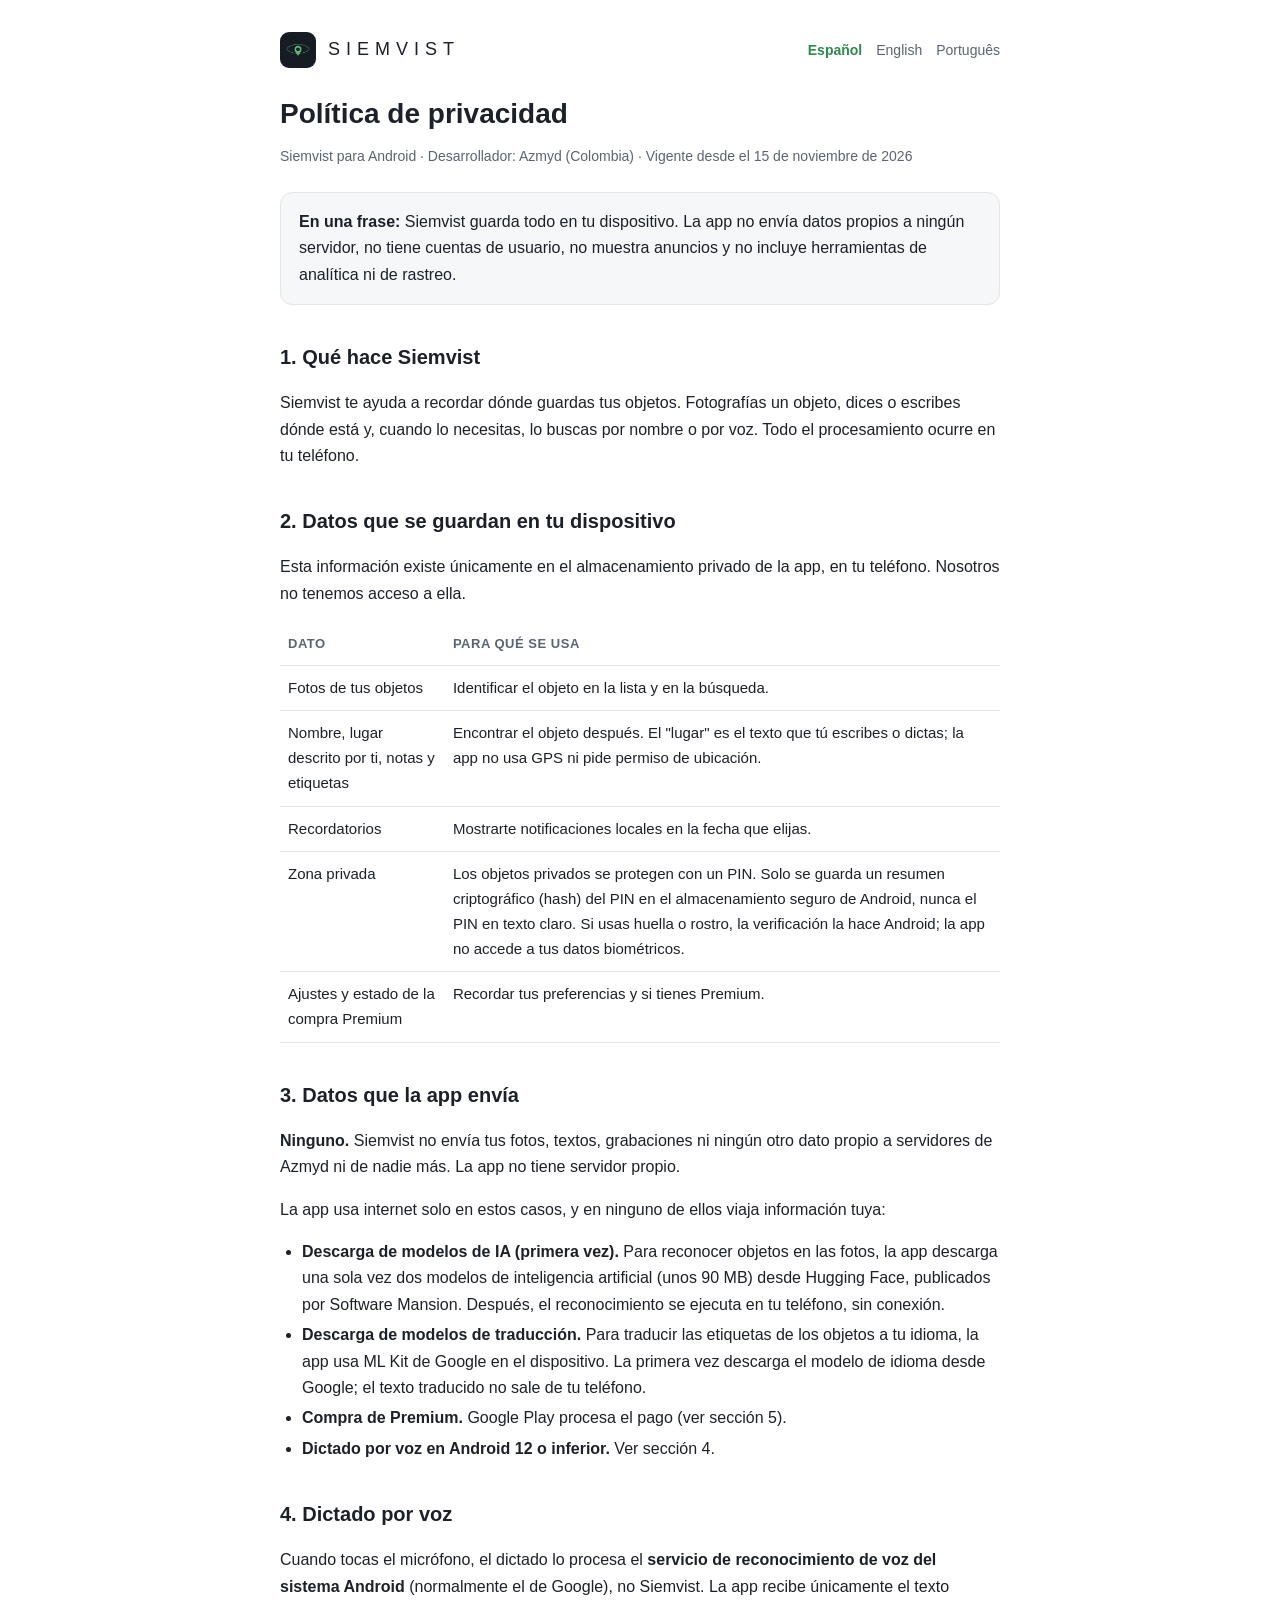
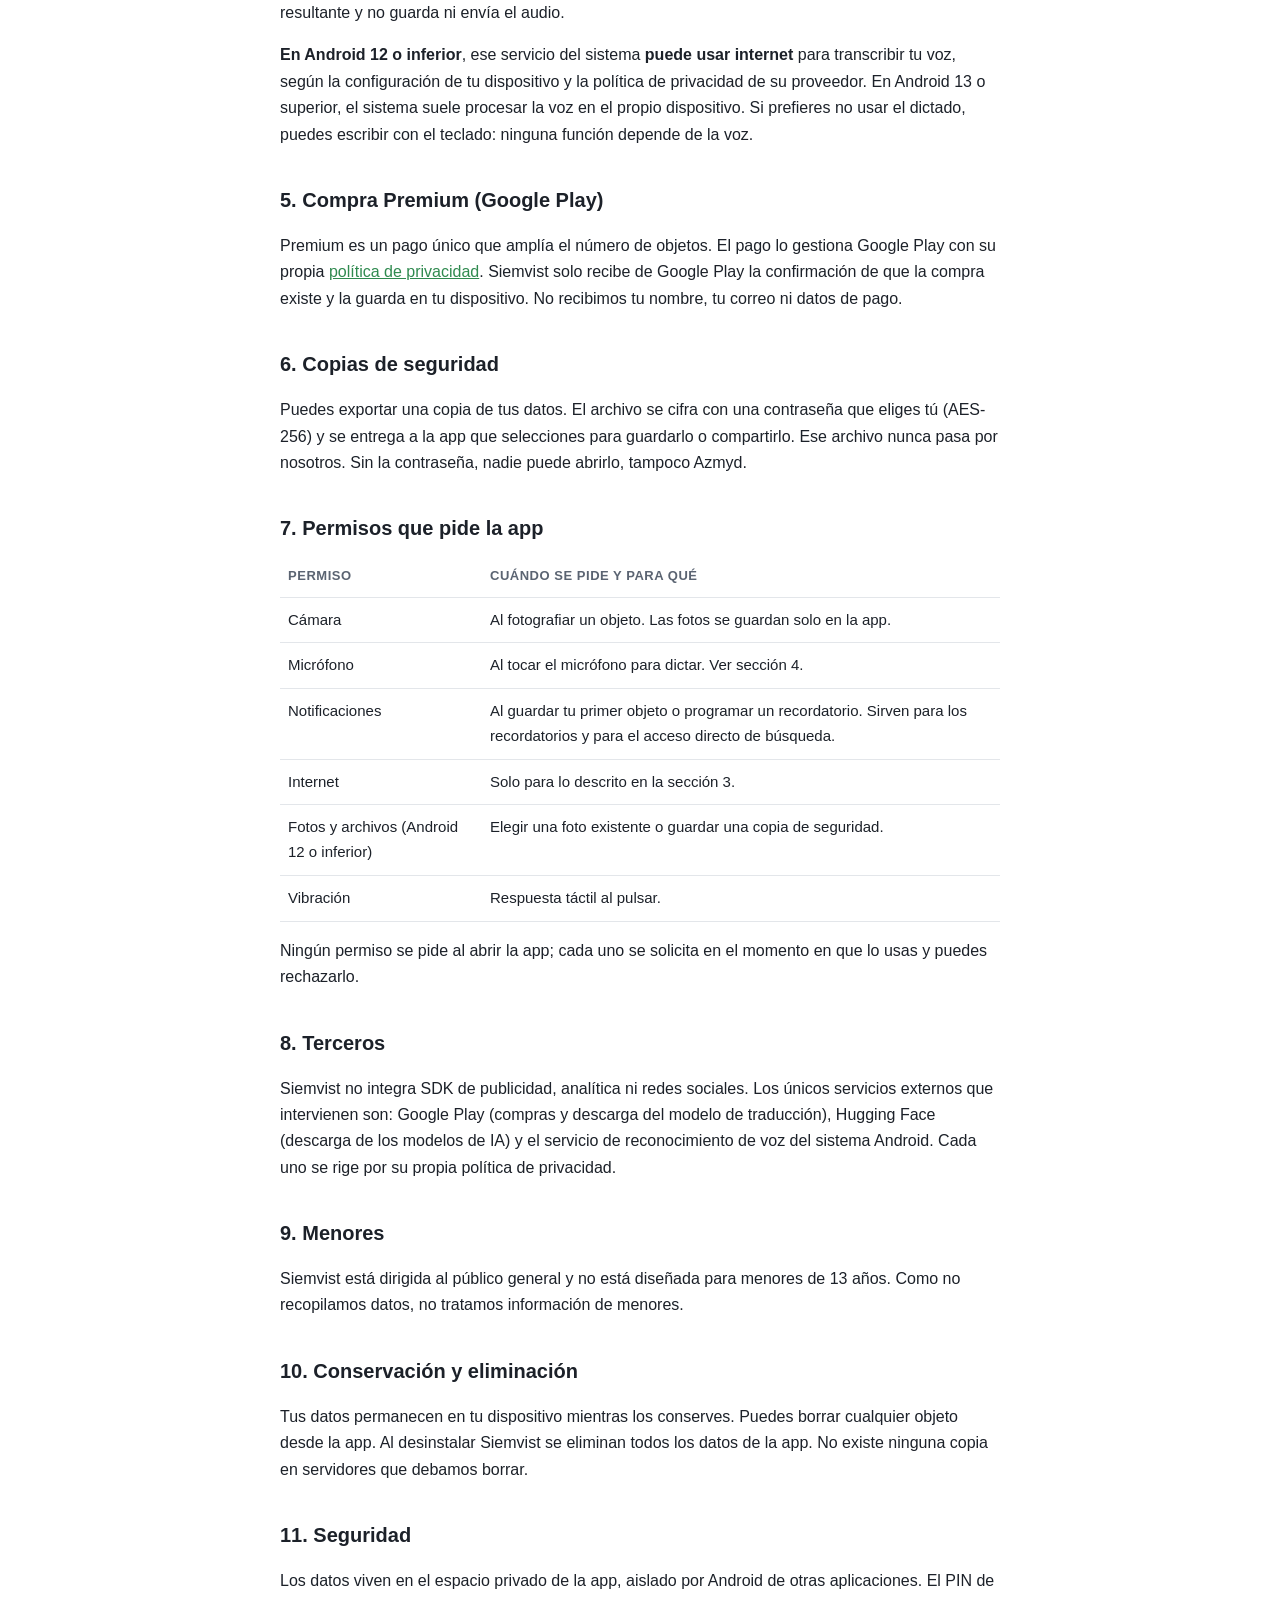
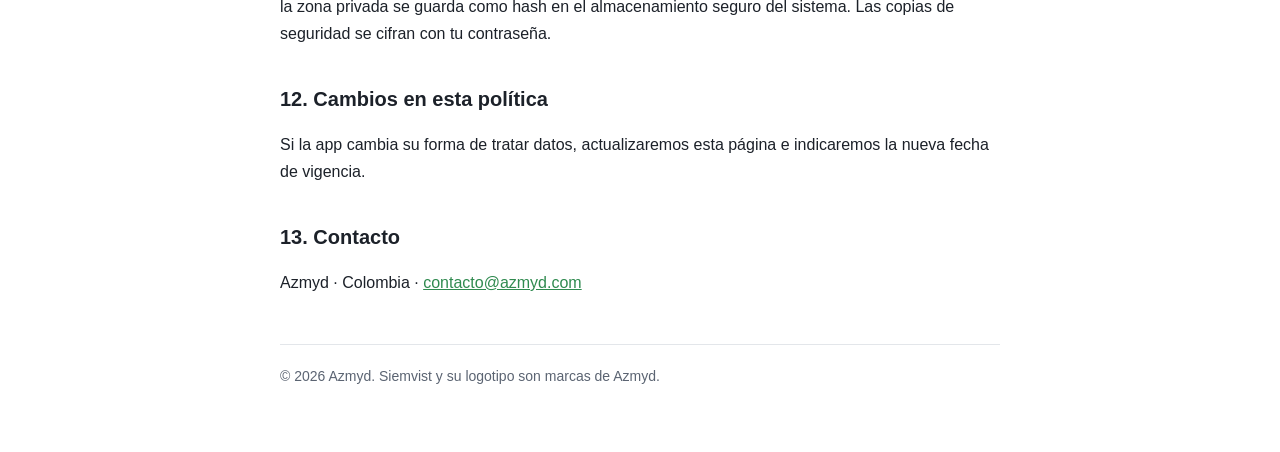
<file: index.html>
<!doctype html>
<html lang="es">
<head>
<meta charset="utf-8">
<meta name="viewport" content="width=device-width,initial-scale=1">
<title>Política de privacidad — Siemvist</title>
<meta name="description" content="Política de privacidad de la app Siemvist. Siemvist no recopila ni envía datos personales a ningún servidor.">
<link rel="stylesheet" href="style.css">
<link rel="icon" href="icon.png">
</head>
<body>
<main>
<header>
  <a class="brand" href="./"><img src="icon.png" width="36" height="36" alt=""><span>SIEMVIST</span></a>
  <nav><a href="./" aria-current="page">Español</a><a href="en.html">English</a><a href="pt.html">Português</a></nav>
</header>

<h1>Política de privacidad</h1>
<p class="meta">Siemvist para Android · Desarrollador: Azmyd (Colombia) · Vigente desde el 15 de noviembre de 2026</p>

<p class="summary"><strong>En una frase:</strong> Siemvist guarda todo en tu dispositivo. La app no envía datos propios a ningún servidor, no tiene cuentas de usuario, no muestra anuncios y no incluye herramientas de analítica ni de rastreo.</p>

<h2>1. Qué hace Siemvist</h2>
<p>Siemvist te ayuda a recordar dónde guardas tus objetos. Fotografías un objeto, dices o escribes dónde está y, cuando lo necesitas, lo buscas por nombre o por voz. Todo el procesamiento ocurre en tu teléfono.</p>

<h2>2. Datos que se guardan en tu dispositivo</h2>
<p>Esta información existe únicamente en el almacenamiento privado de la app, en tu teléfono. Nosotros no tenemos acceso a ella.</p>
<table>
<tr><th>Dato</th><th>Para qué se usa</th></tr>
<tr><td>Fotos de tus objetos</td><td>Identificar el objeto en la lista y en la búsqueda.</td></tr>
<tr><td>Nombre, lugar descrito por ti, notas y etiquetas</td><td>Encontrar el objeto después. El "lugar" es el texto que tú escribes o dictas; la app no usa GPS ni pide permiso de ubicación.</td></tr>
<tr><td>Recordatorios</td><td>Mostrarte notificaciones locales en la fecha que elijas.</td></tr>
<tr><td>Zona privada</td><td>Los objetos privados se protegen con un PIN. Solo se guarda un resumen criptográfico (hash) del PIN en el almacenamiento seguro de Android, nunca el PIN en texto claro. Si usas huella o rostro, la verificación la hace Android; la app no accede a tus datos biométricos.</td></tr>
<tr><td>Ajustes y estado de la compra Premium</td><td>Recordar tus preferencias y si tienes Premium.</td></tr>
</table>

<h2>3. Datos que la app envía</h2>
<p><strong>Ninguno.</strong> Siemvist no envía tus fotos, textos, grabaciones ni ningún otro dato propio a servidores de Azmyd ni de nadie más. La app no tiene servidor propio.</p>
<p>La app usa internet solo en estos casos, y en ninguno de ellos viaja información tuya:</p>
<ul>
<li><strong>Descarga de modelos de IA (primera vez).</strong> Para reconocer objetos en las fotos, la app descarga una sola vez dos modelos de inteligencia artificial (unos 90 MB) desde Hugging Face, publicados por Software Mansion. Después, el reconocimiento se ejecuta en tu teléfono, sin conexión.</li>
<li><strong>Descarga de modelos de traducción.</strong> Para traducir las etiquetas de los objetos a tu idioma, la app usa ML Kit de Google en el dispositivo. La primera vez descarga el modelo de idioma desde Google; el texto traducido no sale de tu teléfono.</li>
<li><strong>Compra de Premium.</strong> Google Play procesa el pago (ver sección 5).</li>
<li><strong>Dictado por voz en Android 12 o inferior.</strong> Ver sección 4.</li>
</ul>

<h2>4. Dictado por voz</h2>
<p>Cuando tocas el micrófono, el dictado lo procesa el <strong>servicio de reconocimiento de voz del sistema Android</strong> (normalmente el de Google), no Siemvist. La app recibe únicamente el texto resultante y no guarda ni envía el audio.</p>
<p><strong>En Android 12 o inferior</strong>, ese servicio del sistema <strong>puede usar internet</strong> para transcribir tu voz, según la configuración de tu dispositivo y la política de privacidad de su proveedor. En Android 13 o superior, el sistema suele procesar la voz en el propio dispositivo. Si prefieres no usar el dictado, puedes escribir con el teclado: ninguna función depende de la voz.</p>

<h2>5. Compra Premium (Google Play)</h2>
<p>Premium es un pago único que amplía el número de objetos. El pago lo gestiona Google Play con su propia <a href="https://policies.google.com/privacy" rel="noopener">política de privacidad</a>. Siemvist solo recibe de Google Play la confirmación de que la compra existe y la guarda en tu dispositivo. No recibimos tu nombre, tu correo ni datos de pago.</p>

<h2>6. Copias de seguridad</h2>
<p>Puedes exportar una copia de tus datos. El archivo se cifra con una contraseña que eliges tú (AES-256) y se entrega a la app que selecciones para guardarlo o compartirlo. Ese archivo nunca pasa por nosotros. Sin la contraseña, nadie puede abrirlo, tampoco Azmyd.</p>

<h2>7. Permisos que pide la app</h2>
<table>
<tr><th>Permiso</th><th>Cuándo se pide y para qué</th></tr>
<tr><td>Cámara</td><td>Al fotografiar un objeto. Las fotos se guardan solo en la app.</td></tr>
<tr><td>Micrófono</td><td>Al tocar el micrófono para dictar. Ver sección 4.</td></tr>
<tr><td>Notificaciones</td><td>Al guardar tu primer objeto o programar un recordatorio. Sirven para los recordatorios y para el acceso directo de búsqueda.</td></tr>
<tr><td>Internet</td><td>Solo para lo descrito en la sección 3.</td></tr>
<tr><td>Fotos y archivos (Android 12 o inferior)</td><td>Elegir una foto existente o guardar una copia de seguridad.</td></tr>
<tr><td>Vibración</td><td>Respuesta táctil al pulsar.</td></tr>
</table>
<p>Ningún permiso se pide al abrir la app; cada uno se solicita en el momento en que lo usas y puedes rechazarlo.</p>

<h2>8. Terceros</h2>
<p>Siemvist no integra SDK de publicidad, analítica ni redes sociales. Los únicos servicios externos que intervienen son: Google Play (compras y descarga del modelo de traducción), Hugging Face (descarga de los modelos de IA) y el servicio de reconocimiento de voz del sistema Android. Cada uno se rige por su propia política de privacidad.</p>

<h2>9. Menores</h2>
<p>Siemvist está dirigida al público general y no está diseñada para menores de 13 años. Como no recopilamos datos, no tratamos información de menores.</p>

<h2>10. Conservación y eliminación</h2>
<p>Tus datos permanecen en tu dispositivo mientras los conserves. Puedes borrar cualquier objeto desde la app. Al desinstalar Siemvist se eliminan todos los datos de la app. No existe ninguna copia en servidores que debamos borrar.</p>

<h2>11. Seguridad</h2>
<p>Los datos viven en el espacio privado de la app, aislado por Android de otras aplicaciones. El PIN de la zona privada se guarda como hash en el almacenamiento seguro del sistema. Las copias de seguridad se cifran con tu contraseña.</p>

<h2>12. Cambios en esta política</h2>
<p>Si la app cambia su forma de tratar datos, actualizaremos esta página e indicaremos la nueva fecha de vigencia.</p>

<h2>13. Contacto</h2>
<p>Azmyd · Colombia · <a href="mailto:contacto@azmyd.com">contacto@azmyd.com</a></p>

<footer>© 2026 Azmyd. Siemvist y su logotipo son marcas de Azmyd.</footer>
</main>
</body>
</html>
</file>
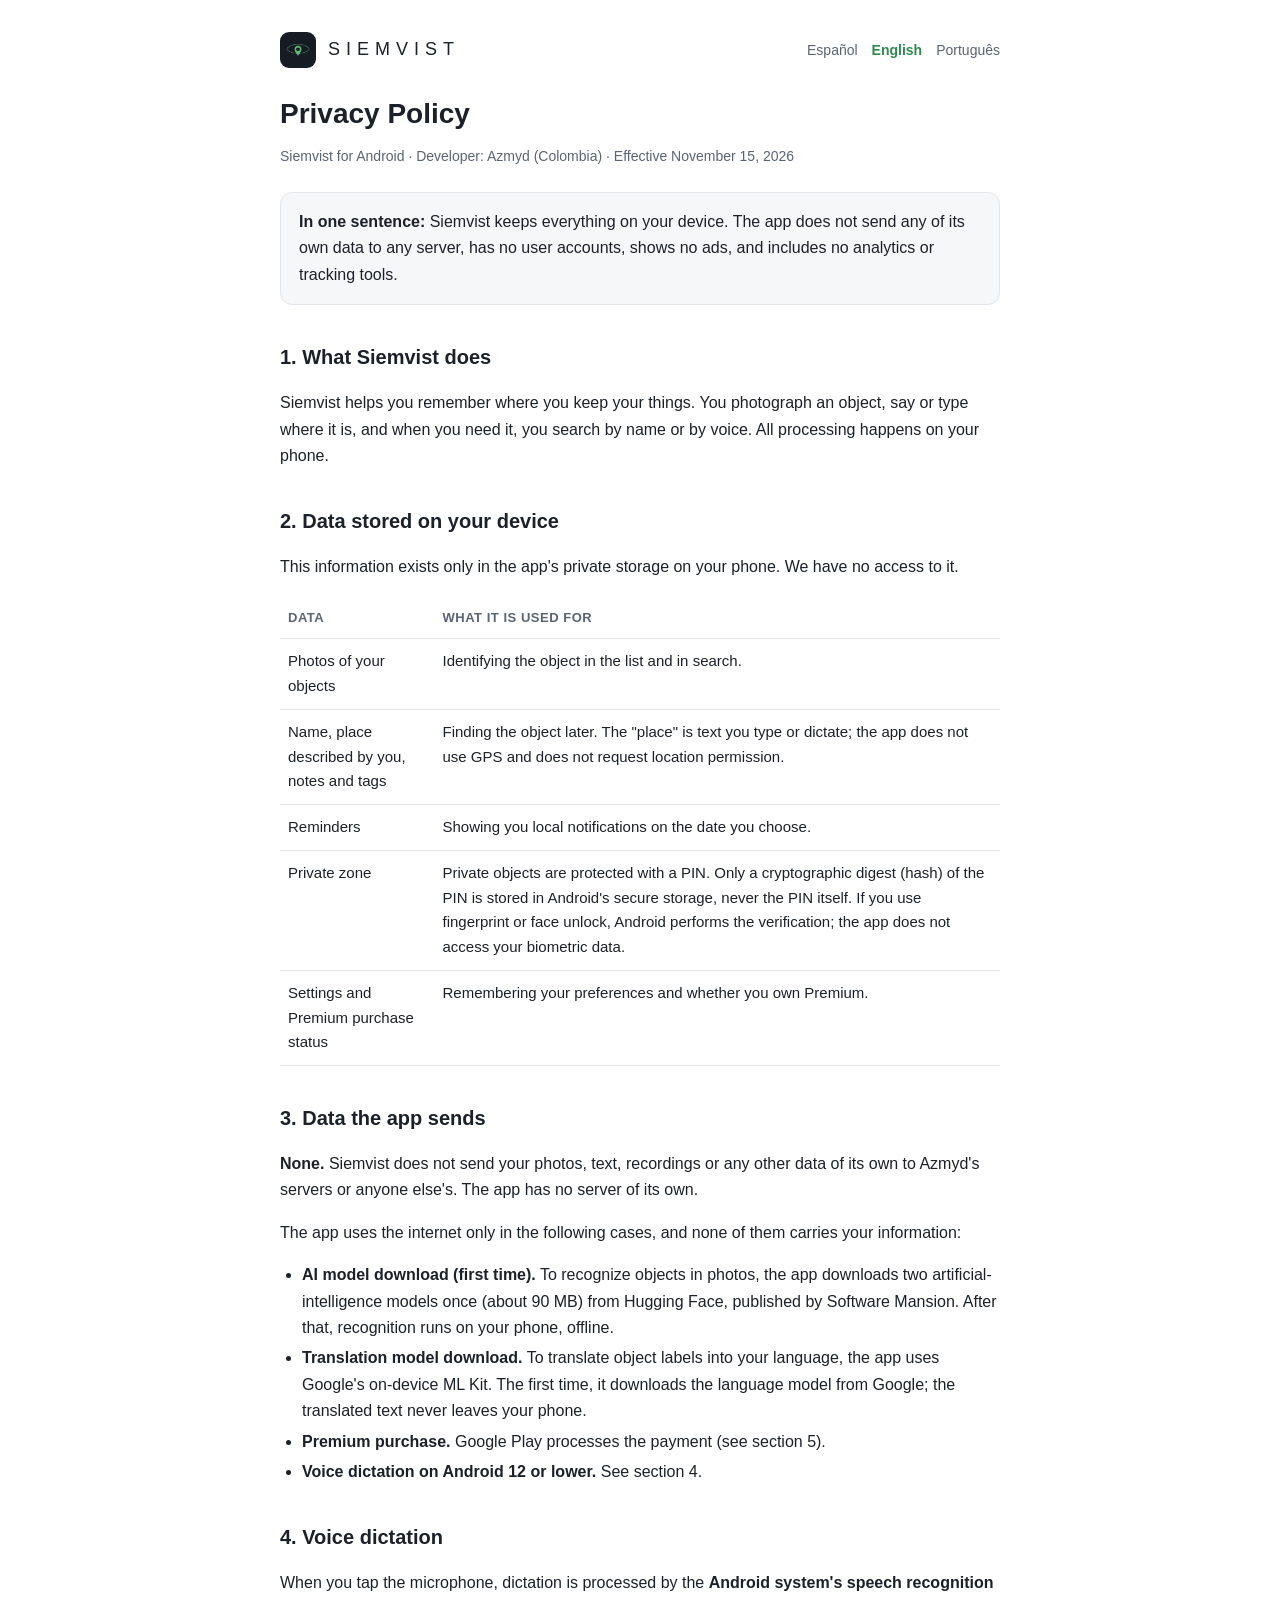
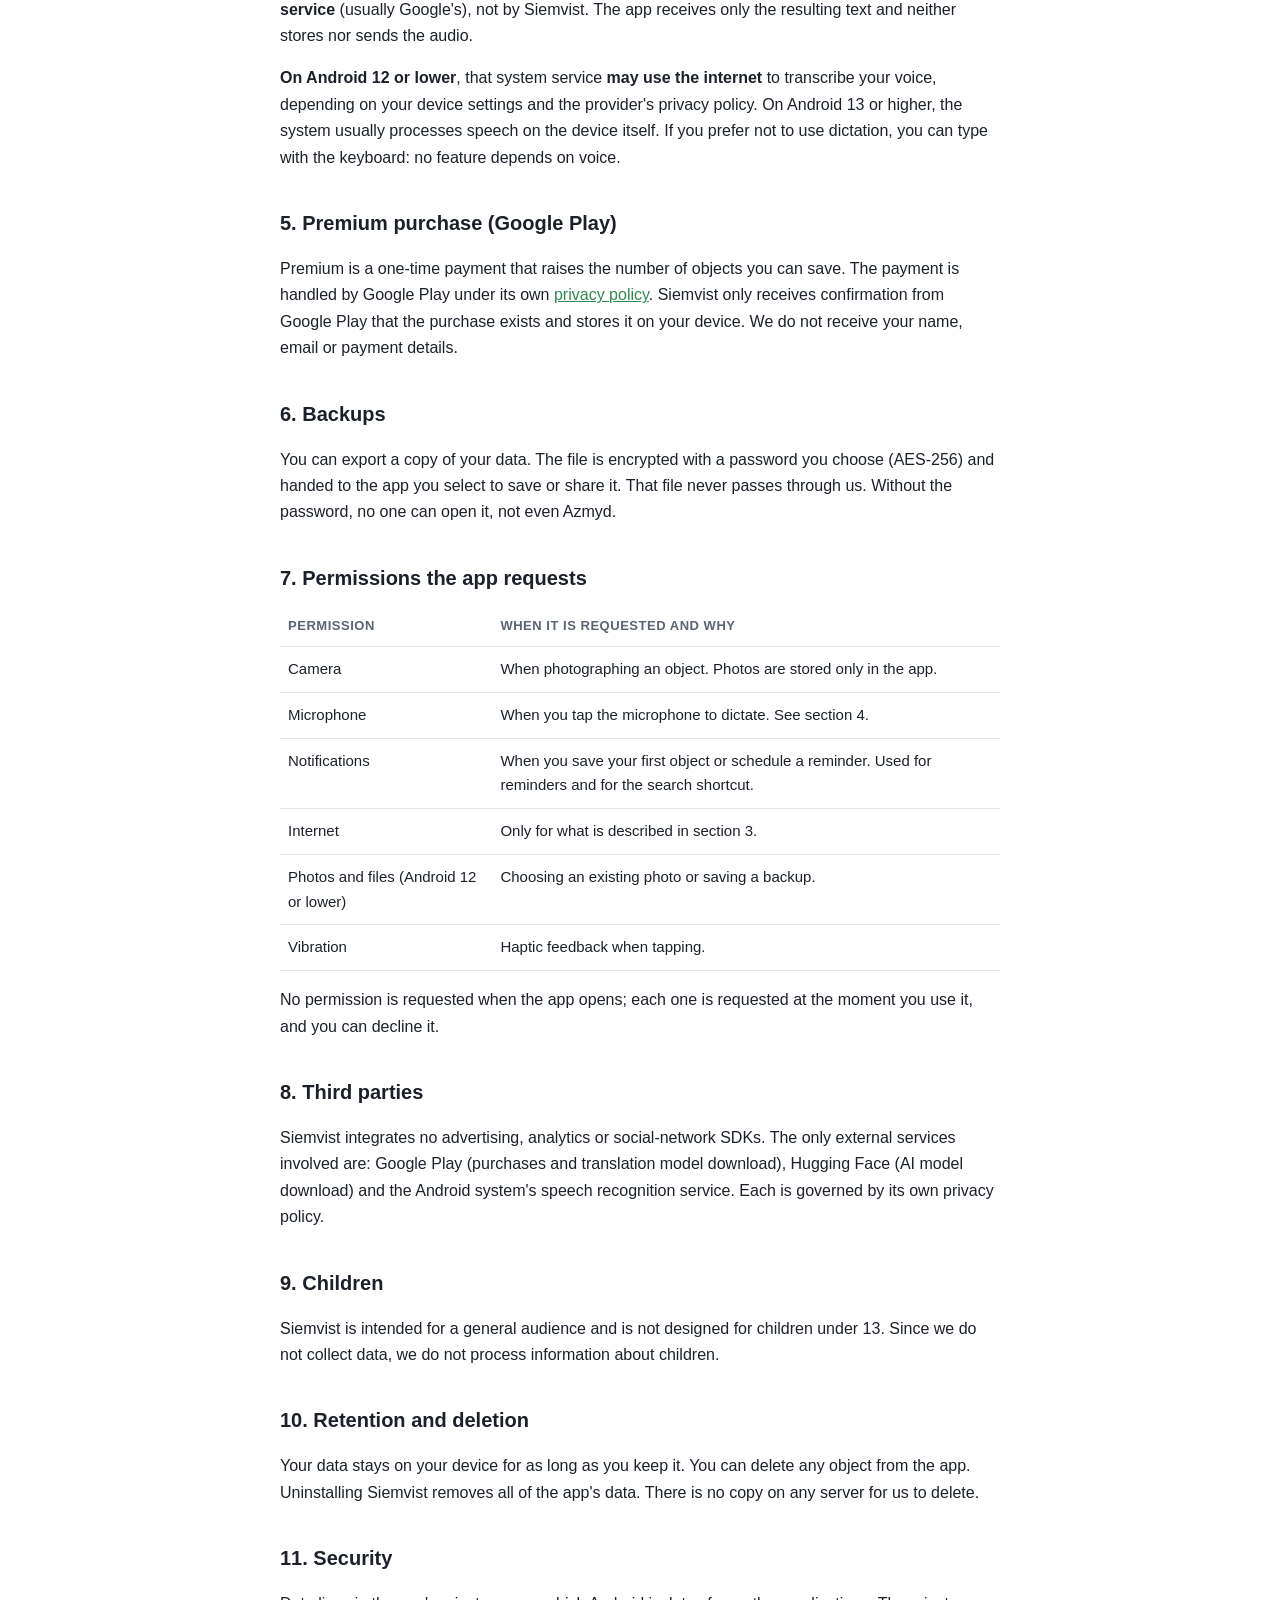
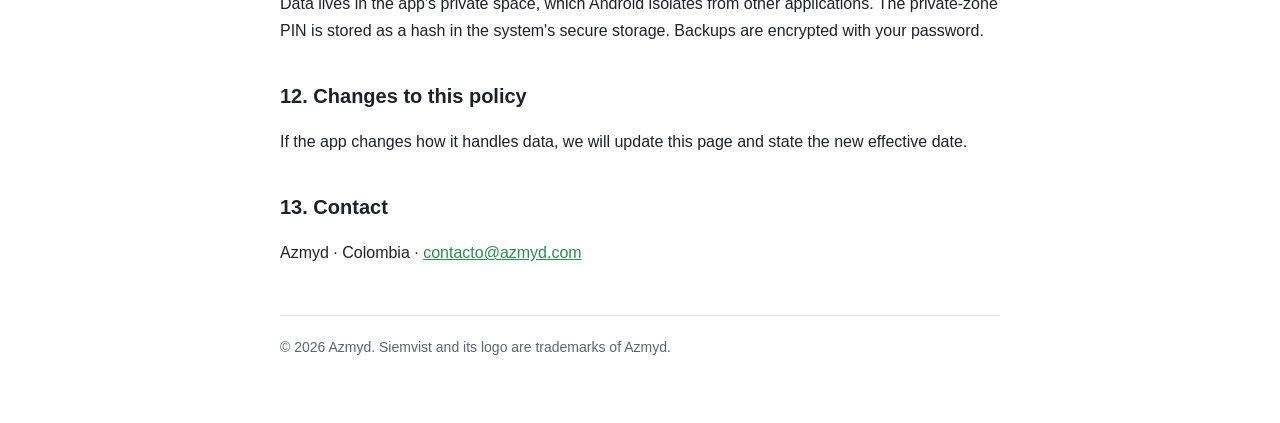
<file: en.html>
<!doctype html>
<html lang="en">
<head>
<meta charset="utf-8">
<meta name="viewport" content="width=device-width,initial-scale=1">
<title>Privacy Policy — Siemvist</title>
<meta name="description" content="Privacy policy of the Siemvist app. Siemvist does not collect or send personal data to any server.">
<link rel="stylesheet" href="style.css">
<link rel="icon" href="icon.png">
</head>
<body>
<main>
<header>
  <a class="brand" href="./"><img src="icon.png" width="36" height="36" alt=""><span>SIEMVIST</span></a>
  <nav><a href="./">Español</a><a href="en.html" aria-current="page">English</a><a href="pt.html">Português</a></nav>
</header>

<h1>Privacy Policy</h1>
<p class="meta">Siemvist for Android · Developer: Azmyd (Colombia) · Effective November 15, 2026</p>

<p class="summary"><strong>In one sentence:</strong> Siemvist keeps everything on your device. The app does not send any of its own data to any server, has no user accounts, shows no ads, and includes no analytics or tracking tools.</p>

<h2>1. What Siemvist does</h2>
<p>Siemvist helps you remember where you keep your things. You photograph an object, say or type where it is, and when you need it, you search by name or by voice. All processing happens on your phone.</p>

<h2>2. Data stored on your device</h2>
<p>This information exists only in the app's private storage on your phone. We have no access to it.</p>
<table>
<tr><th>Data</th><th>What it is used for</th></tr>
<tr><td>Photos of your objects</td><td>Identifying the object in the list and in search.</td></tr>
<tr><td>Name, place described by you, notes and tags</td><td>Finding the object later. The "place" is text you type or dictate; the app does not use GPS and does not request location permission.</td></tr>
<tr><td>Reminders</td><td>Showing you local notifications on the date you choose.</td></tr>
<tr><td>Private zone</td><td>Private objects are protected with a PIN. Only a cryptographic digest (hash) of the PIN is stored in Android's secure storage, never the PIN itself. If you use fingerprint or face unlock, Android performs the verification; the app does not access your biometric data.</td></tr>
<tr><td>Settings and Premium purchase status</td><td>Remembering your preferences and whether you own Premium.</td></tr>
</table>

<h2>3. Data the app sends</h2>
<p><strong>None.</strong> Siemvist does not send your photos, text, recordings or any other data of its own to Azmyd's servers or anyone else's. The app has no server of its own.</p>
<p>The app uses the internet only in the following cases, and none of them carries your information:</p>
<ul>
<li><strong>AI model download (first time).</strong> To recognize objects in photos, the app downloads two artificial-intelligence models once (about 90 MB) from Hugging Face, published by Software Mansion. After that, recognition runs on your phone, offline.</li>
<li><strong>Translation model download.</strong> To translate object labels into your language, the app uses Google's on-device ML Kit. The first time, it downloads the language model from Google; the translated text never leaves your phone.</li>
<li><strong>Premium purchase.</strong> Google Play processes the payment (see section 5).</li>
<li><strong>Voice dictation on Android 12 or lower.</strong> See section 4.</li>
</ul>

<h2>4. Voice dictation</h2>
<p>When you tap the microphone, dictation is processed by the <strong>Android system's speech recognition service</strong> (usually Google's), not by Siemvist. The app receives only the resulting text and neither stores nor sends the audio.</p>
<p><strong>On Android 12 or lower</strong>, that system service <strong>may use the internet</strong> to transcribe your voice, depending on your device settings and the provider's privacy policy. On Android 13 or higher, the system usually processes speech on the device itself. If you prefer not to use dictation, you can type with the keyboard: no feature depends on voice.</p>

<h2>5. Premium purchase (Google Play)</h2>
<p>Premium is a one-time payment that raises the number of objects you can save. The payment is handled by Google Play under its own <a href="https://policies.google.com/privacy" rel="noopener">privacy policy</a>. Siemvist only receives confirmation from Google Play that the purchase exists and stores it on your device. We do not receive your name, email or payment details.</p>

<h2>6. Backups</h2>
<p>You can export a copy of your data. The file is encrypted with a password you choose (AES-256) and handed to the app you select to save or share it. That file never passes through us. Without the password, no one can open it, not even Azmyd.</p>

<h2>7. Permissions the app requests</h2>
<table>
<tr><th>Permission</th><th>When it is requested and why</th></tr>
<tr><td>Camera</td><td>When photographing an object. Photos are stored only in the app.</td></tr>
<tr><td>Microphone</td><td>When you tap the microphone to dictate. See section 4.</td></tr>
<tr><td>Notifications</td><td>When you save your first object or schedule a reminder. Used for reminders and for the search shortcut.</td></tr>
<tr><td>Internet</td><td>Only for what is described in section 3.</td></tr>
<tr><td>Photos and files (Android 12 or lower)</td><td>Choosing an existing photo or saving a backup.</td></tr>
<tr><td>Vibration</td><td>Haptic feedback when tapping.</td></tr>
</table>
<p>No permission is requested when the app opens; each one is requested at the moment you use it, and you can decline it.</p>

<h2>8. Third parties</h2>
<p>Siemvist integrates no advertising, analytics or social-network SDKs. The only external services involved are: Google Play (purchases and translation model download), Hugging Face (AI model download) and the Android system's speech recognition service. Each is governed by its own privacy policy.</p>

<h2>9. Children</h2>
<p>Siemvist is intended for a general audience and is not designed for children under 13. Since we do not collect data, we do not process information about children.</p>

<h2>10. Retention and deletion</h2>
<p>Your data stays on your device for as long as you keep it. You can delete any object from the app. Uninstalling Siemvist removes all of the app's data. There is no copy on any server for us to delete.</p>

<h2>11. Security</h2>
<p>Data lives in the app's private space, which Android isolates from other applications. The private-zone PIN is stored as a hash in the system's secure storage. Backups are encrypted with your password.</p>

<h2>12. Changes to this policy</h2>
<p>If the app changes how it handles data, we will update this page and state the new effective date.</p>

<h2>13. Contact</h2>
<p>Azmyd · Colombia · <a href="mailto:contacto@azmyd.com">contacto@azmyd.com</a></p>

<footer>© 2026 Azmyd. Siemvist and its logo are trademarks of Azmyd.</footer>
</main>
</body>
</html>
</file>
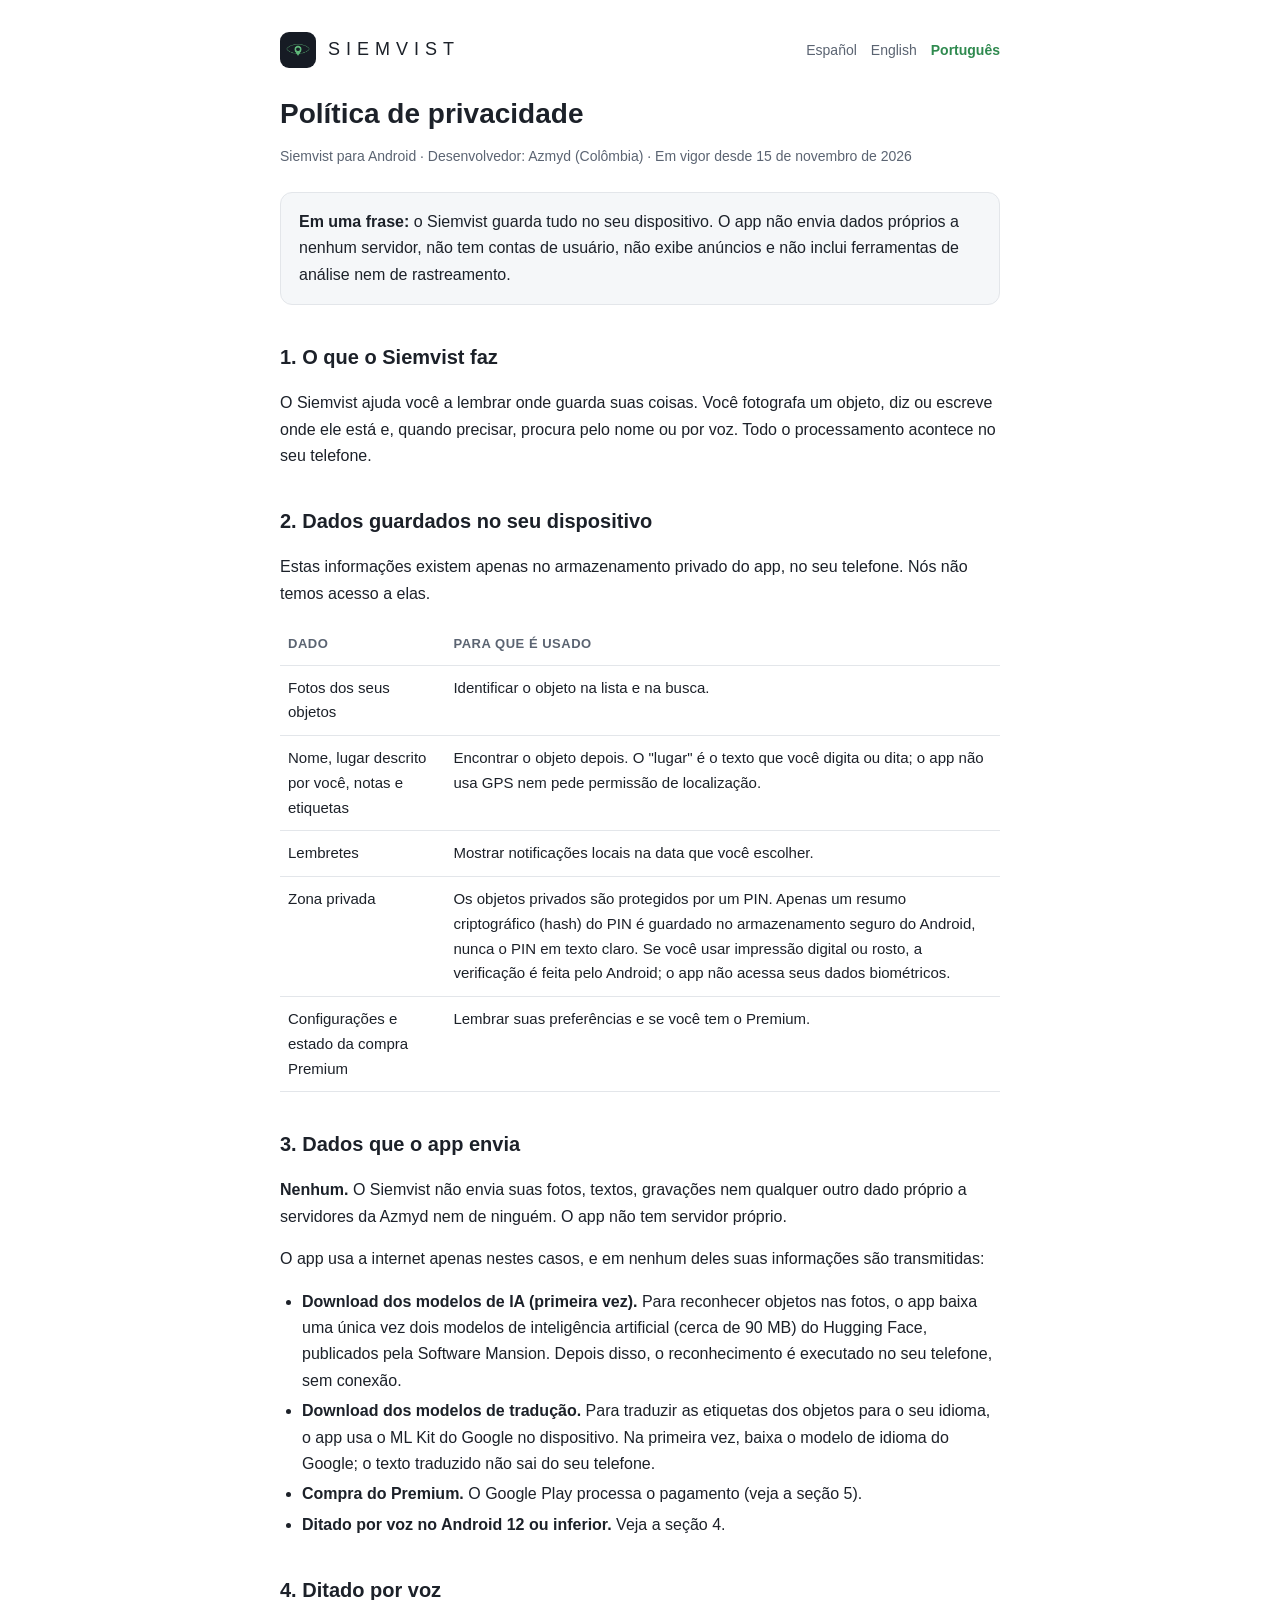
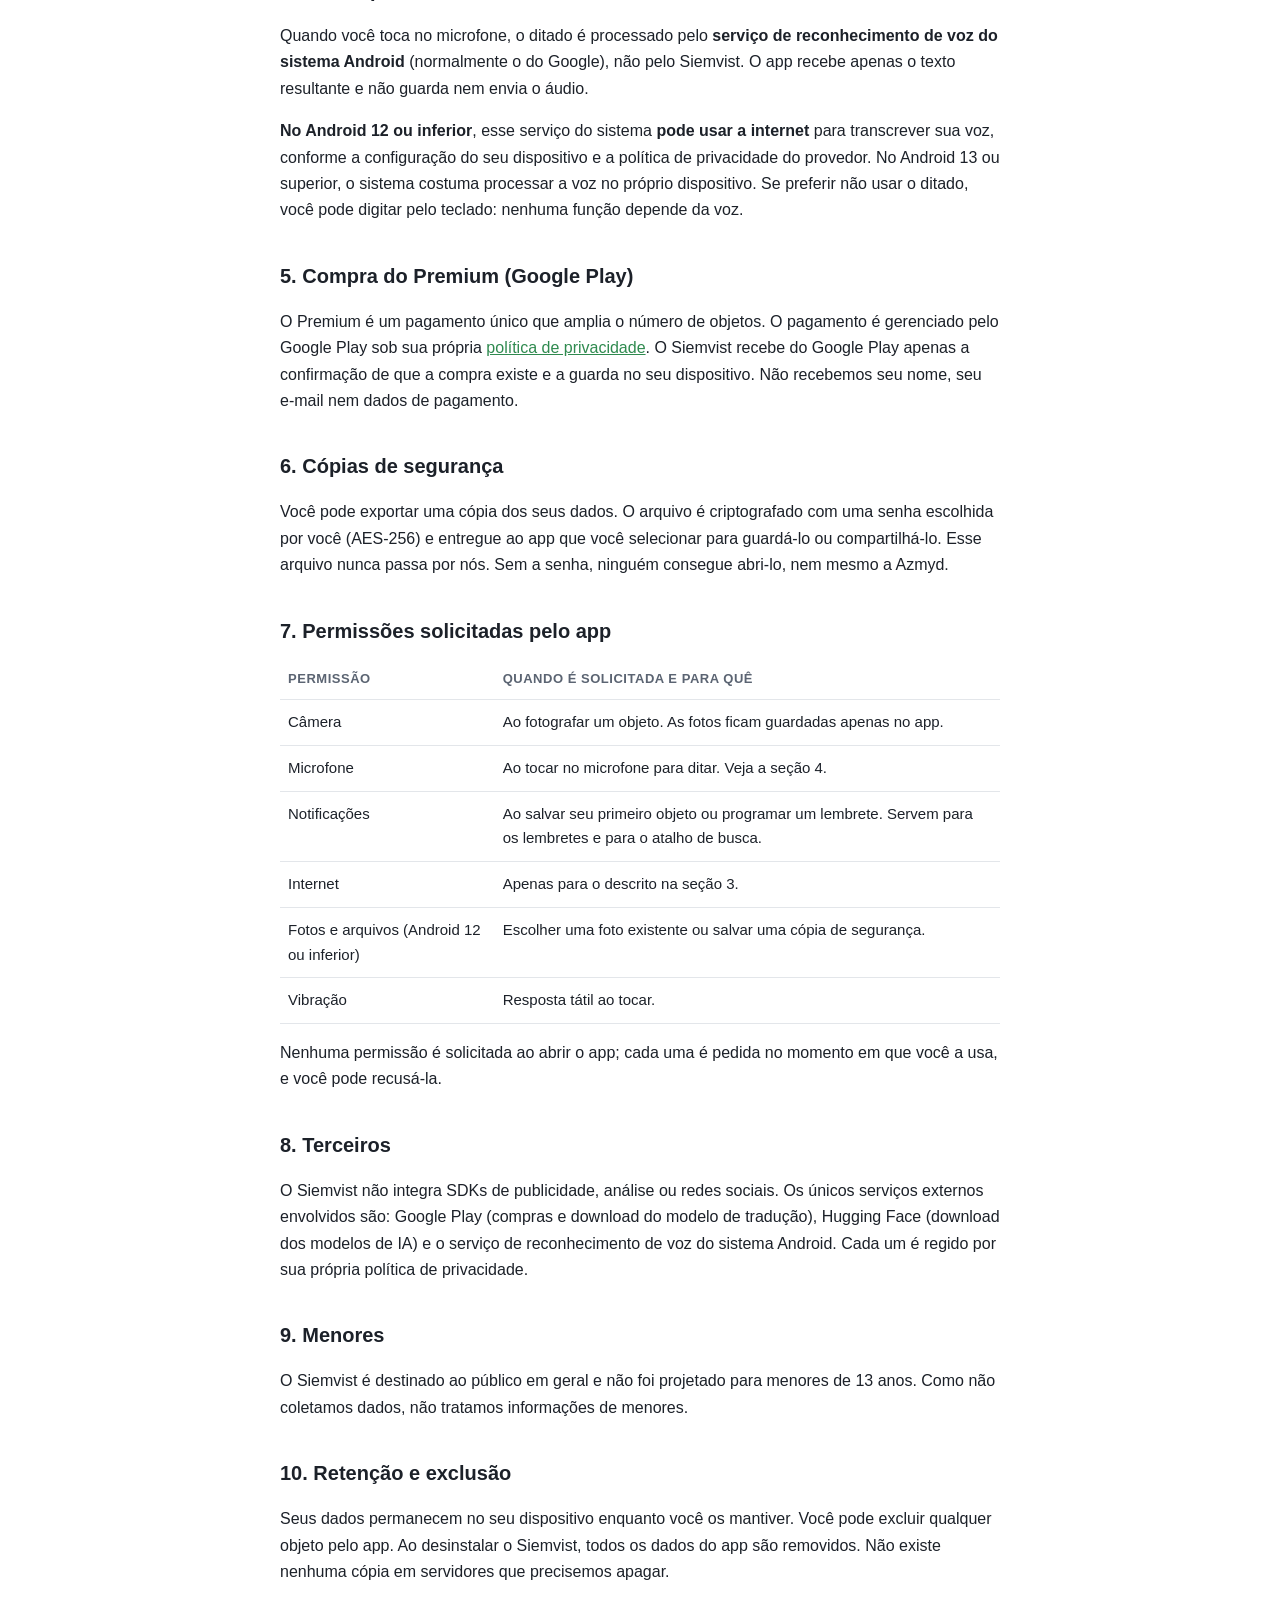
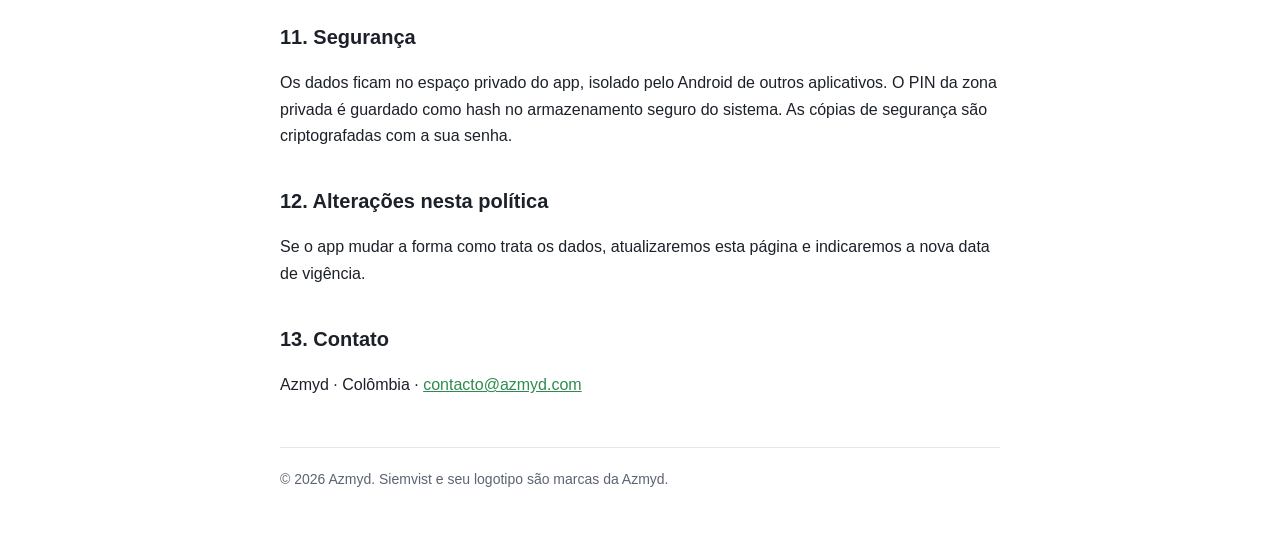
<file: pt.html>
<!doctype html>
<html lang="pt-BR">
<head>
<meta charset="utf-8">
<meta name="viewport" content="width=device-width,initial-scale=1">
<title>Política de privacidade — Siemvist</title>
<meta name="description" content="Política de privacidade do app Siemvist. O Siemvist não coleta nem envia dados pessoais a nenhum servidor.">
<link rel="stylesheet" href="style.css">
<link rel="icon" href="icon.png">
</head>
<body>
<main>
<header>
  <a class="brand" href="./"><img src="icon.png" width="36" height="36" alt=""><span>SIEMVIST</span></a>
  <nav><a href="./">Español</a><a href="en.html">English</a><a href="pt.html" aria-current="page">Português</a></nav>
</header>

<h1>Política de privacidade</h1>
<p class="meta">Siemvist para Android · Desenvolvedor: Azmyd (Colômbia) · Em vigor desde 15 de novembro de 2026</p>

<p class="summary"><strong>Em uma frase:</strong> o Siemvist guarda tudo no seu dispositivo. O app não envia dados próprios a nenhum servidor, não tem contas de usuário, não exibe anúncios e não inclui ferramentas de análise nem de rastreamento.</p>

<h2>1. O que o Siemvist faz</h2>
<p>O Siemvist ajuda você a lembrar onde guarda suas coisas. Você fotografa um objeto, diz ou escreve onde ele está e, quando precisar, procura pelo nome ou por voz. Todo o processamento acontece no seu telefone.</p>

<h2>2. Dados guardados no seu dispositivo</h2>
<p>Estas informações existem apenas no armazenamento privado do app, no seu telefone. Nós não temos acesso a elas.</p>
<table>
<tr><th>Dado</th><th>Para que é usado</th></tr>
<tr><td>Fotos dos seus objetos</td><td>Identificar o objeto na lista e na busca.</td></tr>
<tr><td>Nome, lugar descrito por você, notas e etiquetas</td><td>Encontrar o objeto depois. O "lugar" é o texto que você digita ou dita; o app não usa GPS nem pede permissão de localização.</td></tr>
<tr><td>Lembretes</td><td>Mostrar notificações locais na data que você escolher.</td></tr>
<tr><td>Zona privada</td><td>Os objetos privados são protegidos por um PIN. Apenas um resumo criptográfico (hash) do PIN é guardado no armazenamento seguro do Android, nunca o PIN em texto claro. Se você usar impressão digital ou rosto, a verificação é feita pelo Android; o app não acessa seus dados biométricos.</td></tr>
<tr><td>Configurações e estado da compra Premium</td><td>Lembrar suas preferências e se você tem o Premium.</td></tr>
</table>

<h2>3. Dados que o app envia</h2>
<p><strong>Nenhum.</strong> O Siemvist não envia suas fotos, textos, gravações nem qualquer outro dado próprio a servidores da Azmyd nem de ninguém. O app não tem servidor próprio.</p>
<p>O app usa a internet apenas nestes casos, e em nenhum deles suas informações são transmitidas:</p>
<ul>
<li><strong>Download dos modelos de IA (primeira vez).</strong> Para reconhecer objetos nas fotos, o app baixa uma única vez dois modelos de inteligência artificial (cerca de 90 MB) do Hugging Face, publicados pela Software Mansion. Depois disso, o reconhecimento é executado no seu telefone, sem conexão.</li>
<li><strong>Download dos modelos de tradução.</strong> Para traduzir as etiquetas dos objetos para o seu idioma, o app usa o ML Kit do Google no dispositivo. Na primeira vez, baixa o modelo de idioma do Google; o texto traduzido não sai do seu telefone.</li>
<li><strong>Compra do Premium.</strong> O Google Play processa o pagamento (veja a seção 5).</li>
<li><strong>Ditado por voz no Android 12 ou inferior.</strong> Veja a seção 4.</li>
</ul>

<h2>4. Ditado por voz</h2>
<p>Quando você toca no microfone, o ditado é processado pelo <strong>serviço de reconhecimento de voz do sistema Android</strong> (normalmente o do Google), não pelo Siemvist. O app recebe apenas o texto resultante e não guarda nem envia o áudio.</p>
<p><strong>No Android 12 ou inferior</strong>, esse serviço do sistema <strong>pode usar a internet</strong> para transcrever sua voz, conforme a configuração do seu dispositivo e a política de privacidade do provedor. No Android 13 ou superior, o sistema costuma processar a voz no próprio dispositivo. Se preferir não usar o ditado, você pode digitar pelo teclado: nenhuma função depende da voz.</p>

<h2>5. Compra do Premium (Google Play)</h2>
<p>O Premium é um pagamento único que amplia o número de objetos. O pagamento é gerenciado pelo Google Play sob sua própria <a href="https://policies.google.com/privacy" rel="noopener">política de privacidade</a>. O Siemvist recebe do Google Play apenas a confirmação de que a compra existe e a guarda no seu dispositivo. Não recebemos seu nome, seu e-mail nem dados de pagamento.</p>

<h2>6. Cópias de segurança</h2>
<p>Você pode exportar uma cópia dos seus dados. O arquivo é criptografado com uma senha escolhida por você (AES-256) e entregue ao app que você selecionar para guardá-lo ou compartilhá-lo. Esse arquivo nunca passa por nós. Sem a senha, ninguém consegue abri-lo, nem mesmo a Azmyd.</p>

<h2>7. Permissões solicitadas pelo app</h2>
<table>
<tr><th>Permissão</th><th>Quando é solicitada e para quê</th></tr>
<tr><td>Câmera</td><td>Ao fotografar um objeto. As fotos ficam guardadas apenas no app.</td></tr>
<tr><td>Microfone</td><td>Ao tocar no microfone para ditar. Veja a seção 4.</td></tr>
<tr><td>Notificações</td><td>Ao salvar seu primeiro objeto ou programar um lembrete. Servem para os lembretes e para o atalho de busca.</td></tr>
<tr><td>Internet</td><td>Apenas para o descrito na seção 3.</td></tr>
<tr><td>Fotos e arquivos (Android 12 ou inferior)</td><td>Escolher uma foto existente ou salvar uma cópia de segurança.</td></tr>
<tr><td>Vibração</td><td>Resposta tátil ao tocar.</td></tr>
</table>
<p>Nenhuma permissão é solicitada ao abrir o app; cada uma é pedida no momento em que você a usa, e você pode recusá-la.</p>

<h2>8. Terceiros</h2>
<p>O Siemvist não integra SDKs de publicidade, análise ou redes sociais. Os únicos serviços externos envolvidos são: Google Play (compras e download do modelo de tradução), Hugging Face (download dos modelos de IA) e o serviço de reconhecimento de voz do sistema Android. Cada um é regido por sua própria política de privacidade.</p>

<h2>9. Menores</h2>
<p>O Siemvist é destinado ao público em geral e não foi projetado para menores de 13 anos. Como não coletamos dados, não tratamos informações de menores.</p>

<h2>10. Retenção e exclusão</h2>
<p>Seus dados permanecem no seu dispositivo enquanto você os mantiver. Você pode excluir qualquer objeto pelo app. Ao desinstalar o Siemvist, todos os dados do app são removidos. Não existe nenhuma cópia em servidores que precisemos apagar.</p>

<h2>11. Segurança</h2>
<p>Os dados ficam no espaço privado do app, isolado pelo Android de outros aplicativos. O PIN da zona privada é guardado como hash no armazenamento seguro do sistema. As cópias de segurança são criptografadas com a sua senha.</p>

<h2>12. Alterações nesta política</h2>
<p>Se o app mudar a forma como trata os dados, atualizaremos esta página e indicaremos a nova data de vigência.</p>

<h2>13. Contato</h2>
<p>Azmyd · Colômbia · <a href="mailto:contacto@azmyd.com">contacto@azmyd.com</a></p>

<footer>© 2026 Azmyd. Siemvist e seu logotipo são marcas da Azmyd.</footer>
</main>
</body>
</html>
</file>
<file: style.css>
:root{--bg:#ffffff;--fg:#1c2129;--muted:#5b6472;--accent:#2f8a4f;--line:#e3e6ea;--card:#f5f7f9}
@media (prefers-color-scheme:dark){:root{--bg:#161b24;--fg:#e9e9e9;--muted:#a3abb7;--accent:#7fc99a;--line:#2a3140;--card:#1d2431}}
*{box-sizing:border-box}
body{margin:0;background:var(--bg);color:var(--fg);font:16px/1.65 -apple-system,"Segoe UI",Roboto,Helvetica,Arial,sans-serif}
main{max-width:760px;margin:0 auto;padding:32px 20px 64px}
header{display:flex;align-items:center;justify-content:space-between;gap:16px;flex-wrap:wrap;margin-bottom:28px}
.brand{display:flex;align-items:center;gap:12px;text-decoration:none;color:var(--fg)}
.brand img{border-radius:9px}
.brand span{letter-spacing:6px;font-size:18px}
nav a{color:var(--muted);text-decoration:none;margin-left:14px;font-size:14px}
nav a[aria-current]{color:var(--accent);font-weight:600}
h1{font-size:28px;line-height:1.25;margin:0 0 6px}
h2{font-size:20px;margin:36px 0 10px}
.meta{color:var(--muted);font-size:14px;margin-bottom:24px}
.summary{background:var(--card);border:1px solid var(--line);border-radius:12px;padding:16px 18px;margin:0 0 8px}
table{border-collapse:collapse;width:100%;font-size:15px}
th,td{text-align:left;vertical-align:top;padding:10px 8px;border-bottom:1px solid var(--line)}
th{color:var(--muted);font-weight:600;font-size:13px;text-transform:uppercase;letter-spacing:.04em}
a{color:var(--accent)}
footer{margin-top:48px;padding-top:20px;border-top:1px solid var(--line);color:var(--muted);font-size:14px}
ul{padding-left:22px}
li{margin:4px 0}
</file>
